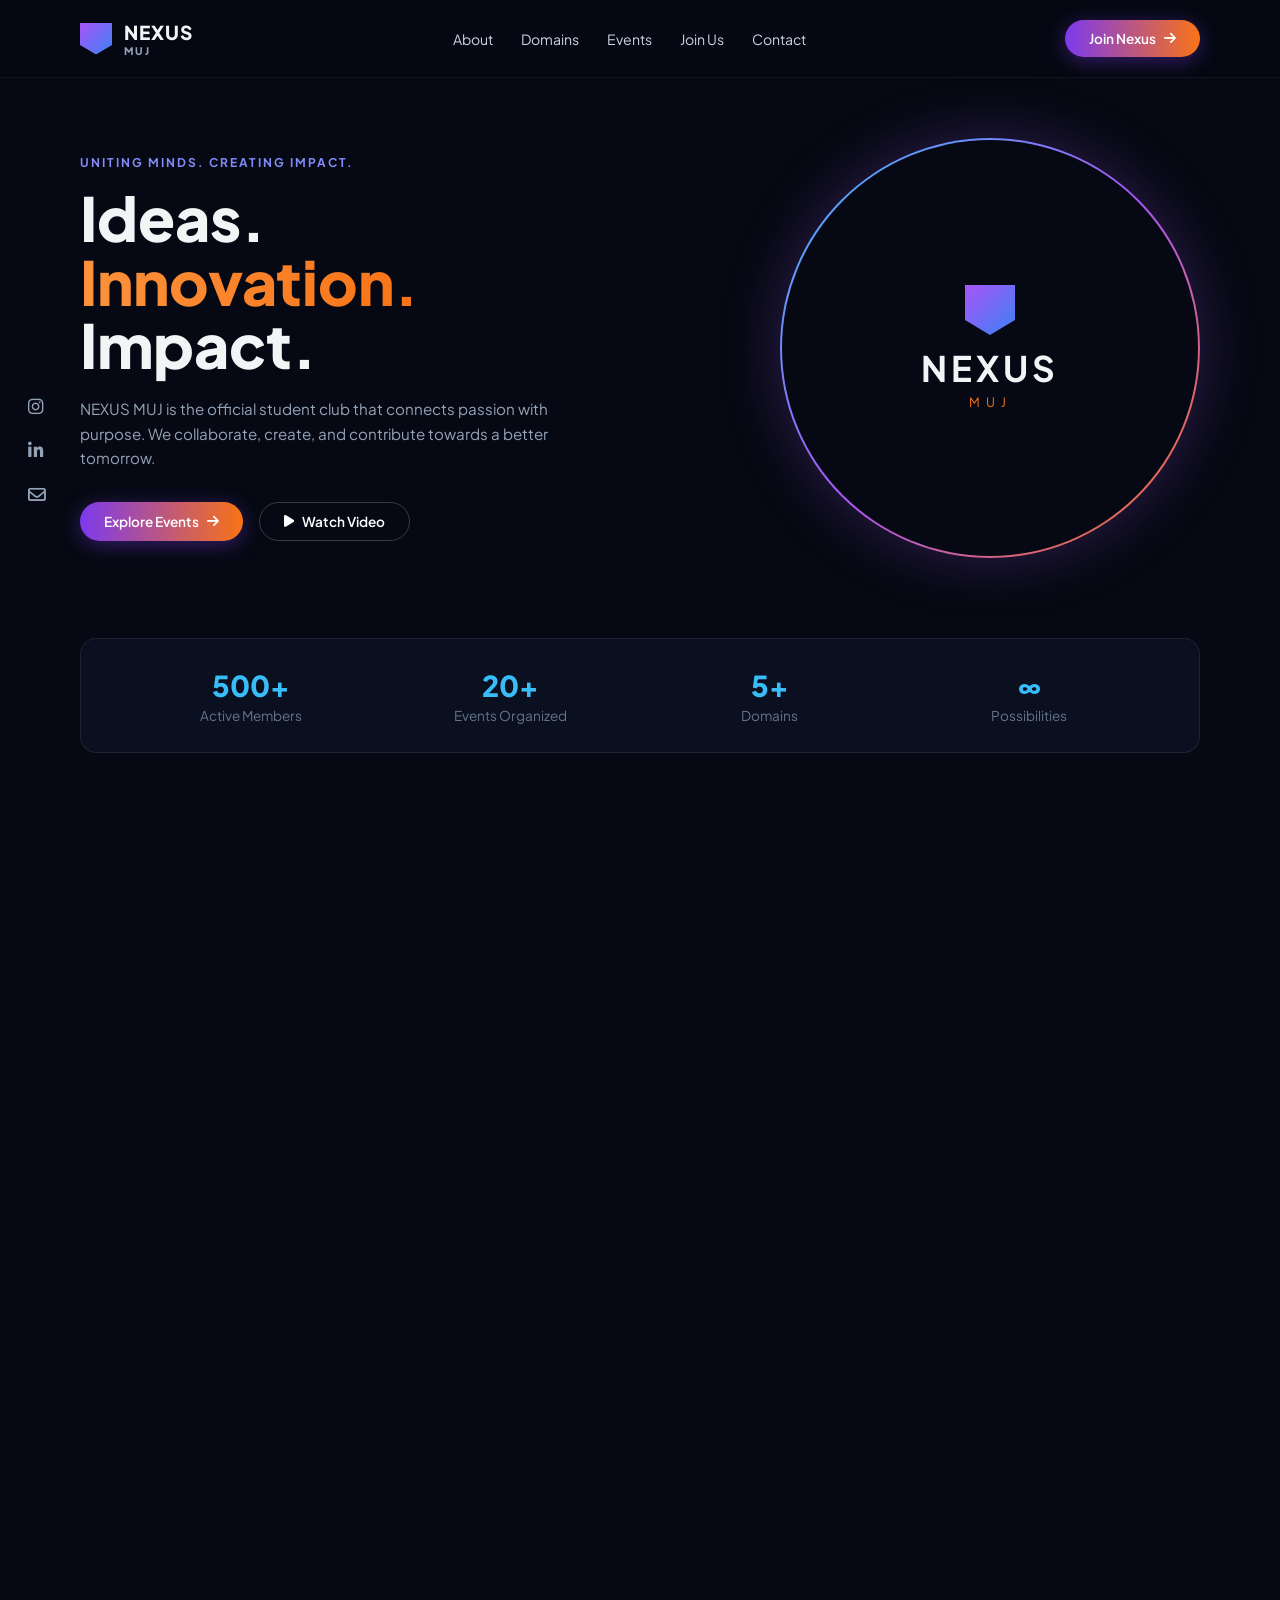
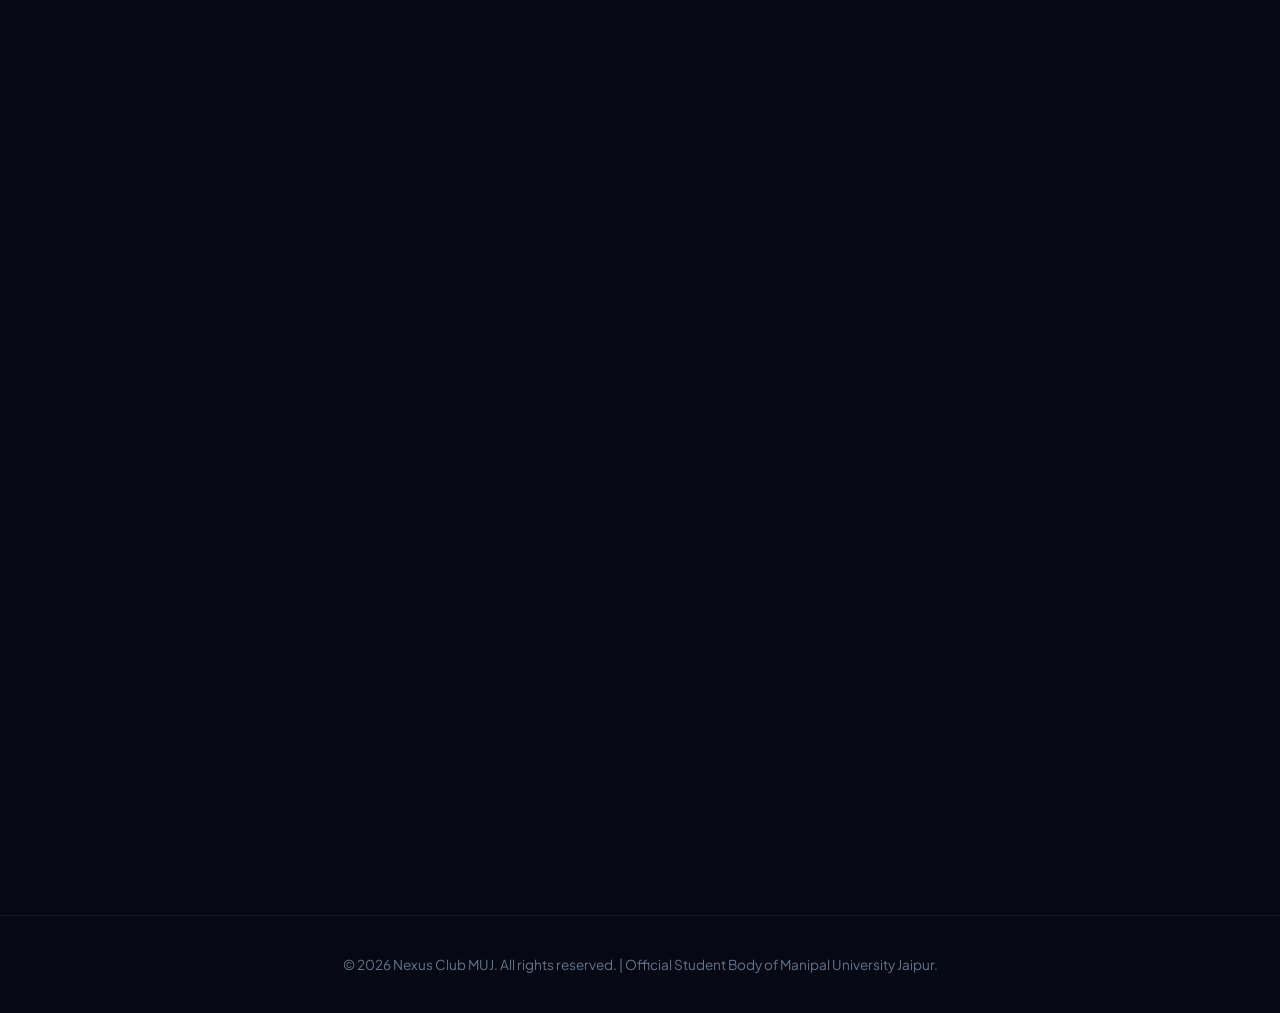
<file: index.html>
<!DOCTYPE html>
<html lang="en">
<head>
  <meta charset="UTF-8" />
  <meta name="viewport" content="width=device-width, initial-scale=1.0" />
  <title>NEXUS MUJ | Official Club</title>
  <link href="https://fonts.googleapis.com/css2?family=Plus+Jakarta+Sans:wght@400;500;600;700;800&display=swap" rel="stylesheet">
  <link rel="stylesheet" href="https://cdnjs.cloudflare.com/ajax/libs/font-awesome/6.4.0/css/all.min.css">
  
  <link rel="stylesheet" href="https://unpkg.com/aos@next/dist/aos.css" />

  <style>
    * {
      margin: 0;
      padding: 0;
      box-sizing: border-box;
      font-family: 'Plus Jakarta Sans', sans-serif;
      scroll-behavior: smooth;
    }

    body {
      background-color: #060913;
      color: #f3f4f6;
      overflow-x: hidden;
    }

    a {
      text-decoration: none;
      color: inherit;
    }

    /* Floating Social Sidebar */
    .social-sidebar {
      position: fixed;
      left: 28px;
      top: 50%;
      transform: translateY(-50%);
      display: flex;
      flex-direction: column;
      gap: 22px;
      z-index: 100;
      color: #94a3b8;
      font-size: 1.1rem;
    }

    .social-sidebar a {
      transition: color 0.3s ease, transform 0.3s ease;
    }

    .social-sidebar a:hover {
      color: #38bdf8;
      transform: scale(1.25);
    }

    /* Fixed Glass Navbar */
    .navbar {
      display: flex;
      justify-content: space-between;
      align-items: center;
      padding: 20px 80px;
      position: sticky;
      top: 0;
      background: rgba(6, 9, 19, 0.85);
      backdrop-filter: blur(16px);
      z-index: 1000;
      border-bottom: 1px solid rgba(255, 255, 255, 0.05);
    }

    .logo {
      display: flex;
      align-items: center;
      gap: 12px;
      font-weight: 800;
      font-size: 1.2rem;
      letter-spacing: 1px;
      cursor: pointer;
    }

    .logo-icon {
      width: 32px;
      height: 32px;
      background: linear-gradient(135deg, #a855f7, #3b82f6);
      clip-path: polygon(0 0, 100% 0, 100% 70%, 50% 100%, 0 70%);
      transition: transform 0.4s ease;
    }

    .logo:hover .logo-icon {
      transform: rotate(180deg) scale(1.1);
    }

    .logo span {
      display: block;
      font-size: 0.65rem;
      color: #94a3b8;
      letter-spacing: 2px;
    }

    .nav-links {
      display: flex;
      gap: 28px;
      list-style: none;
      font-size: 0.88rem;
      color: #cbd5e1;
    }

    .nav-links a {
      transition: color 0.2s;
    }

    .nav-links a:hover {
      color: #38bdf8;
    }

    .btn-gradient {
      background: linear-gradient(90deg, #7c3aed, #f97316);
      color: #fff;
      padding: 10px 24px;
      border-radius: 30px;
      font-size: 0.85rem;
      font-weight: 600;
      border: none;
      cursor: pointer;
      box-shadow: 0 4px 20px rgba(124, 58, 237, 0.4);
      display: inline-flex;
      align-items: center;
      gap: 8px;
      transition: transform 0.3s cubic-bezier(0.4, 0, 0.2, 1), 
                  box-shadow 0.3s cubic-bezier(0.4, 0, 0.2, 1);
    }

    .btn-gradient:hover {
      transform: translateY(-3px) scale(1.02);
      box-shadow: 0 8px 25px rgba(249, 115, 22, 0.5);
    }

    .btn-outline {
      border: 1px solid rgba(255, 255, 255, 0.2);
      padding: 10px 24px;
      border-radius: 30px;
      font-size: 0.85rem;
      font-weight: 600;
      color: #fff;
      background: transparent;
      cursor: pointer;
      display: inline-flex;
      align-items: center;
      gap: 8px;
      transition: transform 0.3s ease, background 0.3s ease, border-color 0.3s ease;
    }

    .btn-outline:hover {
      background: rgba(255, 255, 255, 0.08);
      border-color: #38bdf8;
      transform: translateY(-2px);
    }

    /* Hero Section */
    .hero {
      display: flex;
      justify-content: space-between;
      align-items: center;
      padding: 60px 80px 80px 80px;
    }

    .hero-content {
      max-width: 520px;
    }

    .tagline {
      color: #818cf8;
      font-size: 0.75rem;
      font-weight: 700;
      letter-spacing: 2px;
      text-transform: uppercase;
      margin-bottom: 16px;
    }

    .hero-content h1 {
      font-size: 3.8rem;
      line-height: 1.05;
      font-weight: 800;
      margin-bottom: 20px;
    }

    .gradient-orange {
      background: linear-gradient(90deg, #fb923c, #f97316);
      -webkit-background-clip: text;
      -webkit-text-fill-color: transparent;
      animation: pulseGlow 4s ease-in-out infinite;
    }

    .hero-content p {
      color: #94a3b8;
      font-size: 0.95rem;
      line-height: 1.6;
      margin-bottom: 32px;
    }

    /* Glowing Portal Ring */
    .hero-visual {
      position: relative;
      width: 420px;
      height: 420px;
      display: flex;
      justify-content: center;
      align-items: center;
    }

    .portal-ring {
      position: absolute;
      width: 100%;
      height: 100%;
      border-radius: 50%;
      background: linear-gradient(#060913, #060913) padding-box,
                  linear-gradient(135deg, #38bdf8, #a855f7, #f97316) border-box;
      border: 2px solid transparent;
      box-shadow: 0 0 60px rgba(168, 85, 247, 0.25);
      animation: spinOrbit 14s linear infinite;
    }

    .portal-logo {
      text-align: center;
      z-index: 2;
    }

    .portal-logo h2 {
      font-size: 2.2rem;
      letter-spacing: 4px;
      margin-top: 10px;
    }

    /* Stats Section */
    .stats-bar {
      margin: 0 80px 100px 80px;
      background: rgba(15, 23, 42, 0.6);
      border: 1px solid rgba(255, 255, 255, 0.08);
      backdrop-filter: blur(12px);
      border-radius: 16px;
      padding: 28px 40px;
      display: grid;
      grid-template-columns: repeat(4, 1fr);
      text-align: center;
      transition: transform 0.3s ease, border-color 0.3s ease;
    }

    .stats-bar:hover {
      transform: translateY(-4px);
      border-color: rgba(56, 189, 248, 0.3);
    }

    .stat-item h3 {
      font-size: 1.8rem;
      font-weight: 800;
      color: #38bdf8;
    }

    .stat-item p {
      color: #64748b;
      font-size: 0.85rem;
      margin-top: 4px;
    }

    /* Main Sections */
    .section-container {
      padding: 0 80px 100px 80px;
    }

    .section-tag {
      color: #818cf8;
      font-size: 0.75rem;
      font-weight: 700;
      letter-spacing: 1.5px;
      text-transform: uppercase;
      margin-bottom: 8px;
    }

    .section-title {
      font-size: 2.2rem;
      font-weight: 800;
      margin-bottom: 36px;
    }

    /* Domains Grid */
    .about-layout {
      display: grid;
      grid-template-columns: 1fr 2.2fr;
      gap: 40px;
      align-items: start;
    }

    .about-text p {
      color: #94a3b8;
      font-size: 0.95rem;
      line-height: 1.6;
      margin-bottom: 24px;
    }

    .domains-grid {
      display: grid;
      grid-template-columns: repeat(3, 1fr);
      gap: 16px;
    }

    .domain-card {
      background: rgba(15, 23, 42, 0.4);
      border: 1px solid rgba(255, 255, 255, 0.08);
      border-radius: 12px;
      padding: 24px 20px;
      text-align: left;
      cursor: pointer;
      transition: transform 0.3s cubic-bezier(0.4, 0, 0.2, 1), 
                  border-color 0.3s ease, 
                  box-shadow 0.3s ease;
    }

    .domain-card:hover {
      transform: translateY(-6px);
      border-color: #38bdf8;
      box-shadow: 0 10px 25px rgba(56, 189, 248, 0.15);
    }

    .domain-icon {
      font-size: 1.5rem;
      color: #a855f7;
      margin-bottom: 12px;
      transition: transform 0.3s ease;
    }

    .domain-card:hover .domain-icon {
      transform: scale(1.2);
    }

    .domain-card h4 {
      font-size: 0.95rem;
      margin-bottom: 6px;
    }

    .domain-card p {
      font-size: 0.78rem;
      color: #64748b;
      line-height: 1.4;
    }

    /* Events Grid */
    .events-grid {
      display: grid;
      grid-template-columns: repeat(4, 1fr);
      gap: 20px;
    }

    .event-card {
      background: rgba(15, 23, 42, 0.4);
      border: 1px solid rgba(255, 255, 255, 0.08);
      border-radius: 16px;
      overflow: hidden;
      display: flex;
      flex-direction: column;
      justify-content: space-between;
      transition: transform 0.3s cubic-bezier(0.4, 0, 0.2, 1), 
                  border-color 0.3s ease, 
                  box-shadow 0.3s ease;
    }

    .event-card:hover {
      transform: translateY(-8px);
      border-color: #f97316;
      box-shadow: 0 12px 30px rgba(249, 115, 22, 0.2);
    }

    .event-banner {
      height: 140px;
      background-size: cover;
      background-position: center;
      position: relative;
    }

    .event-date {
      position: absolute;
      top: 12px;
      left: 12px;
      background: rgba(6, 9, 19, 0.85);
      border-radius: 8px;
      padding: 6px 10px;
      text-align: center;
      backdrop-filter: blur(4px);
    }

    .event-date span {
      display: block;
      font-size: 0.9rem;
      font-weight: 800;
      color: #f97316;
    }

    .event-date small {
      font-size: 0.65rem;
      color: #94a3b8;
    }

    .event-details {
      padding: 16px;
      flex-grow: 1;
      display: flex;
      flex-direction: column;
      justify-content: space-between;
    }

    .event-details h4 {
      font-size: 1rem;
      margin-bottom: 6px;
    }

    .event-tags {
      font-size: 0.75rem;
      color: #64748b;
      margin-bottom: 16px;
    }

    .event-location {
      font-size: 0.75rem;
      color: #cbd5e1;
      margin-bottom: 16px;
    }

    /* Form Section */
    .form-container {
      max-width: 650px;
      margin: 0 auto;
      background: rgba(15, 23, 42, 0.6);
      border: 1px solid rgba(255, 255, 255, 0.08);
      padding: 40px;
      border-radius: 20px;
      transition: border-color 0.3s ease;
    }

    .form-container:hover {
      border-color: rgba(168, 85, 247, 0.3);
    }

    .form-group {
      margin-bottom: 20px;
    }

    .form-group label {
      display: block;
      font-size: 0.85rem;
      color: #cbd5e1;
      margin-bottom: 8px;
    }

    .form-group input, .form-group select, .form-group textarea {
      width: 100%;
      padding: 12px 16px;
      background: rgba(6, 9, 19, 0.8);
      border: 1px solid rgba(255, 255, 255, 0.1);
      border-radius: 8px;
      color: #fff;
      outline: none;
      transition: border-color 0.3s ease, box-shadow 0.3s ease;
    }

    .form-group input:focus, .form-group select:focus, .form-group textarea:focus {
      border-color: #38bdf8;
      box-shadow: 0 0 10px rgba(56, 189, 248, 0.2);
    }

    /* Modal */
    .modal {
      display: none;
      position: fixed;
      top: 0;
      left: 0;
      width: 100%;
      height: 100%;
      background: rgba(0, 0, 0, 0.8);
      backdrop-filter: blur(8px);
      z-index: 2000;
      justify-content: center;
      align-items: center;
    }

    .modal-content {
      background: #0f172a;
      border: 1px solid rgba(255, 255, 255, 0.1);
      padding: 32px;
      border-radius: 16px;
      max-width: 450px;
      width: 90%;
      position: relative;
    }

    .close-modal {
      position: absolute;
      top: 16px;
      right: 16px;
      cursor: pointer;
      color: #94a3b8;
      font-size: 1.2rem;
    }

    footer {
      text-align: center;
      padding: 40px 20px;
      border-top: 1px solid rgba(255, 255, 255, 0.05);
      color: #64748b;
      font-size: 0.85rem;
    }

    /* Keyframes */
    @keyframes spinOrbit {
      0% { transform: rotate(0deg); }
      100% { transform: rotate(360deg); }
    }

    @keyframes pulseGlow {
      0%, 100% { filter: drop-shadow(0 0 8px rgba(251, 146, 60, 0.3)); }
      50% { filter: drop-shadow(0 0 20px rgba(249, 115, 22, 0.6)); }
    }
  </style>
</head>
<body>

  <div class="social-sidebar">
    <a href="https://instagram.com" target="_blank" title="Instagram"><i class="fab fa-instagram"></i></a>
    <a href="https://linkedin.com" target="_blank" title="LinkedIn"><i class="fab fa-linkedin-in"></i></a>
    <a href="mailto:nexus@muj.manipal.edu" title="Email"><i class="far fa-envelope"></i></a>
  </div>

  <nav class="navbar">
    <div class="logo" onclick="window.scrollTo(0,0)">
      <div class="logo-icon"></div>
      <div>NEXUS<span>MUJ</span></div>
    </div>
    <ul class="nav-links">
      <li><a href="#about">About</a></li>
      <li><a href="#domains">Domains</a></li>
      <li><a href="#events">Events</a></li>
      <li><a href="#join">Join Us</a></li>
      <li><a href="#contact">Contact</a></li>
    </ul>
    <a href="#join" class="btn-gradient">Join Nexus <i class="fas fa-arrow-right"></i></a>
  </nav>

  <section class="hero">
    <div class="hero-content" data-aos="fade-right" data-aos-duration="1000">
      <div class="tagline">UNITING MINDS. CREATING IMPACT.</div>
      <h1>Ideas.<br><span class="gradient-orange">Innovation.</span><br>Impact.</h1>
      <p>NEXUS MUJ is the official student club that connects passion with purpose. We collaborate, create, and contribute towards a better tomorrow.</p>
      <div style="display:flex; gap:16px;">
        <a href="#events" class="btn-gradient">Explore Events <i class="fas fa-arrow-right"></i></a>
        <button class="btn-outline" onclick="openVideoModal()"><i class="fas fa-play"></i> Watch Video</button>
      </div>
    </div>

    <div class="hero-visual" data-aos="zoom-in" data-aos-duration="1200">
      <div class="portal-ring"></div>
      <div class="portal-logo">
        <div class="logo-icon" style="width:50px; height:50px; margin: 0 auto;"></div>
        <h2>NEXUS</h2>
        <span style="color:#f97316; letter-spacing:6px; font-size:0.8rem;">MUJ</span>
      </div>
    </div>
  </section>

  <section class="stats-bar" data-aos="fade-up" data-aos-duration="1000">
    <div class="stat-item">
      <h3>500+</h3>
      <p>Active Members</p>
    </div>
    <div class="stat-item">
      <h3>20+</h3>
      <p>Events Organized</p>
    </div>
    <div class="stat-item">
      <h3>5+</h3>
      <p>Domains</p>
    </div>
    <div class="stat-item">
      <h3>&infin;</h3>
      <p>Possibilities</p>
    </div>
  </section>

  <section id="about" class="section-container">
    <div class="about-layout">
      <div class="about-text" data-aos="fade-right">
        <div class="section-tag">ABOUT US</div>
        <h2 class="section-title">What is NEXUS?</h2>
        <p>We are a diverse community of innovators, creators, and leaders from Manipal University Jaipur coming together to learn, build, and grow.</p>
        <a href="#join" class="btn-outline">Know More About Us <i class="fas fa-arrow-right"></i></a>
      </div>

      <div id="domains" class="domains-grid">
        <div class="domain-card" data-aos="fade-up" data-aos-delay="100" onclick="registerDomain('Tech & Dev')">
          <div class="domain-icon"><i class="fas fa-code"></i></div>
          <h4>Tech & Dev</h4>
          <p>Building solutions, exploring tech & pushing boundaries.</p>
        </div>
        <div class="domain-card" data-aos="fade-up" data-aos-delay="200" onclick="registerDomain('Design & Media')">
          <div class="domain-icon"><i class="fas fa-palette"></i></div>
          <h4>Design & Media</h4>
          <p>Creating visuals, stories, and experiences that inspire.</p>
        </div>
        <div class="domain-card" data-aos="fade-up" data-aos-delay="300" onclick="registerDomain('Marketing')">
          <div class="domain-icon"><i class="fas fa-bullhorn"></i></div>
          <h4>Marketing</h4>
          <p>Strategizing, promoting, and creating impact that matters.</p>
        </div>
        <div class="domain-card" data-aos="fade-up" data-aos-delay="400" onclick="registerDomain('Management')">
          <div class="domain-icon"><i class="fas fa-users-cog"></i></div>
          <h4>Management</h4>
          <p>Leading ideas, managing events, and building leaders.</p>
        </div>
        <div class="domain-card" data-aos="fade-up" data-aos-delay="500" onclick="registerDomain('Social Impact')">
          <div class="domain-icon"><i class="fas fa-heart"></i></div>
          <h4>Social Impact</h4>
          <p>Initiatives that give back and bring positive change.</p>
        </div>
      </div>
    </div>
  </section>

  <section id="events" class="section-container">
    <div class="section-tag" data-aos="fade-up">UPCOMING EVENTS</div>
    <h2 class="section-title" data-aos="fade-up">What's Next?</h2>

    <div class="events-grid">
      <div class="event-card" data-aos="flip-left" data-aos-delay="100">
        <div class="event-banner" style="background-image: linear-gradient(rgba(0,0,0,0.3), rgba(0,0,0,0.8)), url('https://images.unsplash.com/photo-1540575467063-178a50c2df87?w=500');">
          <div class="event-date"><span>24</span><small>MAY</small></div>
        </div>
        <div class="event-details">
          <div>
            <h4>Tech Talk 2.0</h4>
            <div class="event-tags">Talks &bull; Tech</div>
            <div class="event-location"><i class="fas fa-map-marker-alt"></i> Seminar Hall, MUJ</div>
          </div>
          <button class="btn-outline" style="width:100%;" onclick="openEventModal('Tech Talk 2.0')">Register Now</button>
        </div>
      </div>

      <div class="event-card" data-aos="flip-left" data-aos-delay="200">
        <div class="event-banner" style="background-image: linear-gradient(rgba(0,0,0,0.3), rgba(0,0,0,0.8)), url('https://images.unsplash.com/photo-1504384308090-c894fdcc538d?w=500');">
          <div class="event-date"><span>07</span><small>JUN</small></div>
        </div>
        <div class="event-details">
          <div>
            <h4>Nexus Hackathon</h4>
            <div class="event-tags">Competition &bull; Tech</div>
            <div class="event-location"><i class="fas fa-map-marker-alt"></i> Innovation Lab, MUJ</div>
          </div>
          <button class="btn-outline" style="width:100%;" onclick="openEventModal('Nexus Hackathon')">Register Now</button>
        </div>
      </div>

      <div class="event-card" data-aos="flip-left" data-aos-delay="300">
        <div class="event-banner" style="background-image: linear-gradient(rgba(0,0,0,0.3), rgba(0,0,0,0.8)), url('https://images.unsplash.com/photo-1531482615713-2afd69097998?w=500');">
          <div class="event-date"><span>21</span><small>JUN</small></div>
        </div>
        <div class="event-details">
          <div>
            <h4>Design Sprint</h4>
            <div class="event-tags">Workshop &bull; Design</div>
            <div class="event-location"><i class="fas fa-map-marker-alt"></i> Studio Block, MUJ</div>
          </div>
          <button class="btn-outline" style="width:100%;" onclick="openEventModal('Design Sprint')">Register Now</button>
        </div>
      </div>

      <div class="event-card" data-aos="flip-left" data-aos-delay="400">
        <div class="event-banner" style="background-image: linear-gradient(rgba(0,0,0,0.3), rgba(0,0,0,0.8)), url('https://images.unsplash.com/photo-1511632765486-a01980e01a18?w=500');">
          <div class="event-date"><span>05</span><small>JUL</small></div>
        </div>
        <div class="event-details">
          <div>
            <h4>Nexus Social Drive</h4>
            <div class="event-tags">Initiative &bull; Social</div>
            <div class="event-location"><i class="fas fa-map-marker-alt"></i> Jaipur</div>
          </div>
          <button class="btn-outline" style="width:100%;" onclick="openEventModal('Nexus Social Drive')">Register Now</button>
        </div>
      </div>
    </div>
  </section>

  <section id="join" class="section-container">
    <div style="text-align:center; margin-bottom: 40px;" data-aos="fade-up">
      <div class="section-tag">BE A PART OF SOMETHING BIGGER</div>
      <h2 class="section-title">Join Nexus MUJ</h2>
    </div>

    <div class="form-container" data-aos="zoom-in-up">
      <form id="joinForm" onsubmit="handleFormSubmit(event)">
        <div class="form-group">
          <label>Full Name</label>
          <input type="text" id="studentName" placeholder="Enter your full name" required />
        </div>
        <div class="form-group">
          <label>Registration Number</label>
          <input type="text" placeholder="e.g. 239301xxx" required />
        </div>
        <div class="form-group">
          <label>Preferred Domain</label>
          <select id="domainSelect" required>
            <option value="">Select Domain</option>
            <option value="Tech & Dev">Tech & Dev</option>
            <option value="Design & Media">Design & Media</option>
            <option value="Marketing">Marketing</option>
            <option value="Management">Management</option>
            <option value="Social Impact">Social Impact</option>
          </select>
        </div>
        <div class="form-group">
          <label>Why do you want to join Nexus?</label>
          <textarea rows="4" placeholder="Tell us about your interests..." required></textarea>
        </div>
        <button type="submit" class="btn-gradient" style="width: 100%; justify-content: center;">Submit Application <i class="fas fa-paper-plane"></i></button>
      </form>
    </div>
  </section>

  <div id="eventModal" class="modal">
    <div class="modal-content">
      <span class="close-modal" onclick="closeModal()">&times;</span>
      <h3 id="modalTitle" style="margin-bottom:12px; color:#38bdf8;">Event Registration</h3>
      <p style="color:#94a3b8; font-size:0.85rem; margin-bottom:20px;">Confirm your registration for this official Nexus event.</p>
      <form onsubmit="confirmEventRegistration(event)">
        <div class="form-group">
          <label>Student Name</label>
          <input type="text" placeholder="Your Name" required />
        </div>
        <div class="form-group">
          <label>MUJ Email ID</label>
          <input type="email" placeholder="name@muj.manipal.edu" required />
        </div>
        <button type="submit" class="btn-gradient" style="width:100%; justify-content:center;">Confirm Seat</button>
      </form>
    </div>
  </div>

  <footer id="contact">
    <p>&copy; 2026 Nexus Club MUJ. All rights reserved. | Official Student Body of Manipal University Jaipur.</p>
  </footer>

  <script src="https://unpkg.com/aos@next/dist/aos.js"></script>
  <script>
    // Initialize AOS Scroll Animations
    AOS.init({
      duration: 800,
      once: false, // Animates every time you scroll up and down
      mirror: true
    });

    function openEventModal(eventName) {
      document.getElementById('modalTitle').innerText = 'Register for ' + eventName;
      document.getElementById('eventModal').style.display = 'flex';
    }

    function closeModal() {
      document.getElementById('eventModal').style.display = 'none';
    }

    function confirmEventRegistration(e) {
      e.preventDefault();
      alert('Registration successful! Check your MUJ email for event pass.');
      closeModal();
    }

    function registerDomain(domainName) {
      document.getElementById('domainSelect').value = domainName;
      document.getElementById('join').scrollIntoView({ behavior: 'smooth' });
    }

    function openVideoModal() {
      alert('Nexus Promo Video playing!');
    }

    function handleFormSubmit(e) {
      e.preventDefault();
      const name = document.getElementById('studentName').value;
      alert(`Thank you ${name}! Your application to Nexus MUJ has been submitted.`);
      document.getElementById('joinForm').reset();
    }
  </script>
</body>
</html>
</file>
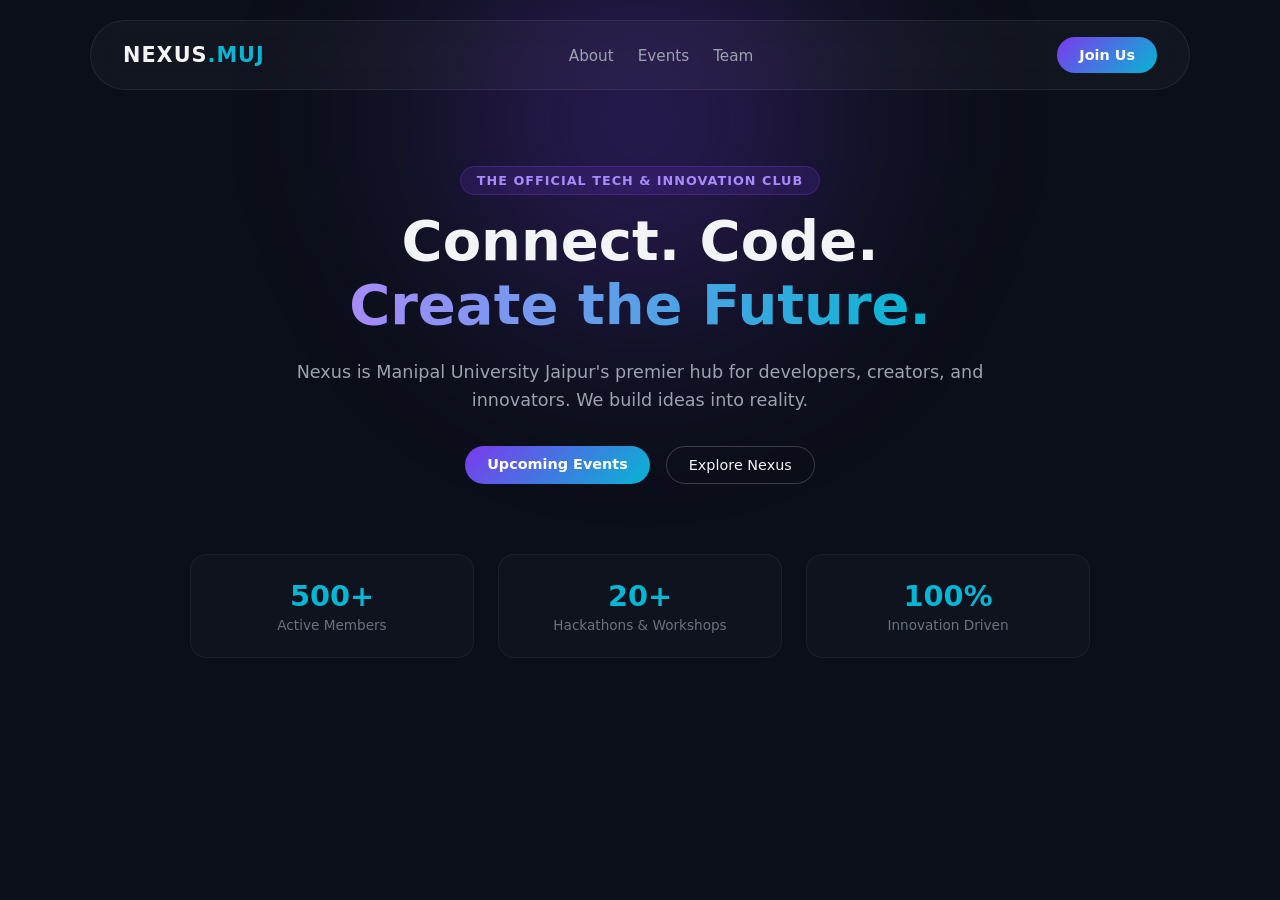
<file: indes.html>
<!DOCTYPE html>
<html lang="en">
<head>
  <meta charset="UTF-8" />
  <meta name="viewport" content="width=device-width, initial-scale=1.0" />
  <title>Nexus Club | MUJ</title>
  <link rel="stylesheet" href="style.css" />
</head>
<body>
  <div class="glow-bg"></div>

  <nav class="navbar">
    <div class="logo">NEXUS<span>.MUJ</span></div>
    <ul class="nav-links">
      <li><a href="#about">About</a></li>
      <li><a href="#events">Events</a></li>
      <li><a href="#team">Team</a></li>
    </ul>
    <a href="#join" class="btn-primary">Join Us</a>
  </nav>

  <main class="hero">
    <span class="badge">The Official Tech & Innovation Club</span>
    <h1>Connect. Code. <br><span class="gradient-text">Create the Future.</span></h1>
    <p>Nexus is Manipal University Jaipur's premier hub for developers, creators, and innovators. We build ideas into reality.</p>
    <div class="cta-group">
      <a href="#events" class="btn-primary">Upcoming Events</a>
      <a href="#about" class="btn-secondary">Explore Nexus</a>
    </div>
  </main>

  <section class="stats">
    <div class="stat-card">
      <h3>500+</h3>
      <p>Active Members</p>
    </div>
    <div class="stat-card">
      <h3>20+</h3>
      <p>Hackathons & Workshops</p>
    </div>
    <div class="stat-card">
      <h3>100%</h3>
      <p>Innovation Driven</p>
    </div>
  </section>
</body>
</html>
</file>
<file: style.css>
* {
  margin: 0;
  padding: 0;
  box-sizing: border-box;
  font-family: 'Inter', system-ui, -apple-system, sans-serif;
}

body {
  background-color: #0b0f19;
  color: #f3f4f6;
  min-height: 100vh;
  display: flex;
  flex-direction: column;
  align-items: center;
  overflow-x: hidden;
}

/* Background Ambient Glow */
.glow-bg {
  position: absolute;
  top: -20%;
  left: 50%;
  transform: translateX(-50%);
  width: 600px;
  height: 600px;
  background: radial-gradient(circle, rgba(124, 58, 237, 0.35) 0%, rgba(6, 182, 212, 0) 70%);
  filter: blur(80px);
  z-index: -1;
}

/* Glassmorphism Navbar */
.navbar {
  width: 90%;
  max-width: 1100px;
  margin-top: 20px;
  padding: 16px 32px;
  display: flex;
  justify-content: space-between;
  align-items: center;
  background: rgba(255, 255, 255, 0.03);
  backdrop-filter: blur(12px);
  border: 1px solid rgba(255, 255, 255, 0.08);
  border-radius: 50px;
}

.logo {
  font-weight: 800;
  font-size: 1.3rem;
  letter-spacing: 1px;
}

.logo span {
  color: #06b6d4;
}

.nav-links {
  display: flex;
  gap: 24px;
  list-style: none;
}

.nav-links a {
  color: #9ca3af;
  text-decoration: none;
  font-size: 0.95rem;
  transition: color 0.2s;
}

.nav-links a:hover {
  color: #ffffff;
}

/* Buttons */
.btn-primary {
  background: linear-gradient(135deg, #7c3aed, #06b6d4);
  color: #fff;
  padding: 10px 22px;
  border-radius: 30px;
  text-decoration: none;
  font-weight: 600;
  font-size: 0.9rem;
  transition: transform 0.2s, box-shadow 0.2s;
}

.btn-primary:hover {
  transform: translateY(-2px);
  box-shadow: 0 8px 20px rgba(124, 58, 237, 0.4);
}

.btn-secondary {
  color: #f3f4f6;
  padding: 10px 22px;
  text-decoration: none;
  border: 1px solid rgba(255, 255, 255, 0.2);
  border-radius: 30px;
  font-weight: 500;
  font-size: 0.9rem;
  transition: background 0.2s;
}

.btn-secondary:hover {
  background: rgba(255, 255, 255, 0.08);
}

/* Hero Section */
.hero {
  text-align: center;
  max-width: 750px;
  margin-top: 80px;
  padding: 0 20px;
}

.badge {
  background: rgba(124, 58, 237, 0.15);
  color: #a78bfa;
  border: 1px solid rgba(124, 58, 237, 0.3);
  padding: 6px 16px;
  border-radius: 20px;
  font-size: 0.8rem;
  font-weight: 600;
  text-transform: uppercase;
  letter-spacing: 1px;
}

.hero h1 {
  font-size: 3.5rem;
  margin: 20px 0;
  line-height: 1.15;
  font-weight: 800;
}

.gradient-text {
  background: linear-gradient(90deg, #a78bfa, #06b6d4);
  -webkit-background-clip: text;
  -webkit-text-fill-color: transparent;
}

.hero p {
  color: #9ca3af;
  font-size: 1.1rem;
  margin-bottom: 32px;
  line-height: 1.6;
}

.cta-group {
  display: flex;
  justify-content: center;
  gap: 16px;
}

/* Quick Stats */
.stats {
  display: flex;
  gap: 24px;
  margin-top: 70px;
  width: 90%;
  max-width: 900px;
  justify-content: center;
}

.stat-card {
  flex: 1;
  background: rgba(255, 255, 255, 0.02);
  border: 1px solid rgba(255, 255, 255, 0.05);
  padding: 24px;
  border-radius: 16px;
  text-align: center;
}

.stat-card h3 {
  font-size: 1.8rem;
  color: #06b6d4;
  margin-bottom: 4px;
}

.stat-card p {
  color: #6b7280;
  font-size: 0.85rem;
}
</file>
